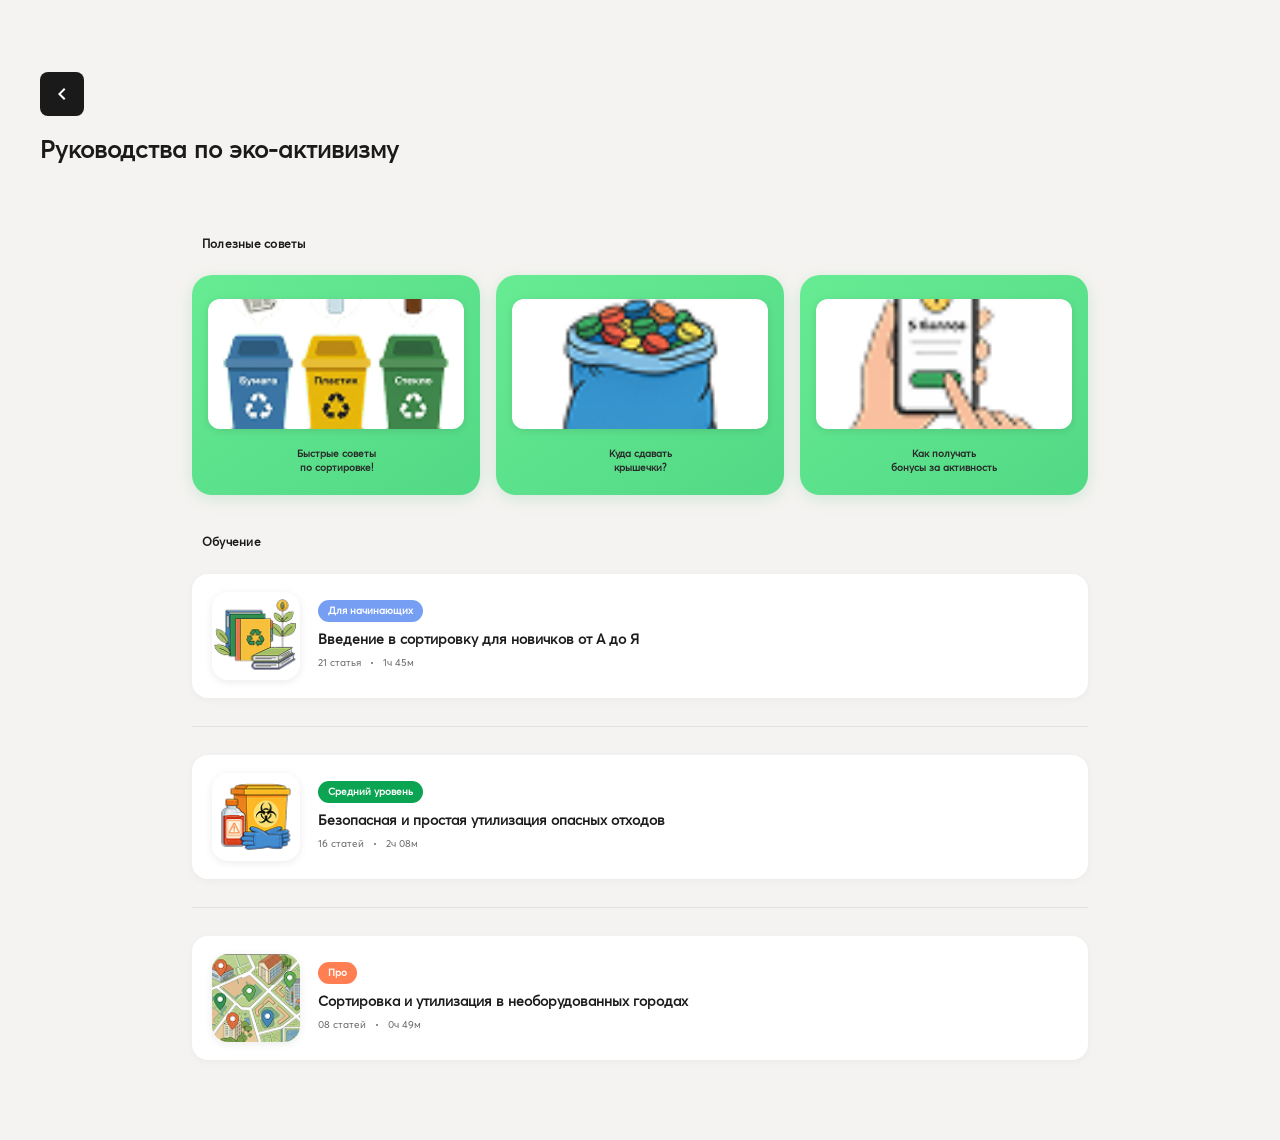
<file: pages/learn.html>
<!doctype html>
<html lang="ru">
  <head>
    <meta charset="UTF-8" />
    <meta name="viewport" content="width=device-width, initial-scale=1.0" />
    <!-- ШРИФТЫ -->
    <link rel="preconnect" href="https://fonts.googleapis.com" />
    <link rel="preconnect" href="https://fonts.gstatic.com" crossorigin />
    <link
      href="https://fonts.googleapis.com/css2?family=Cormorant+Garamond:ital,wght@0,300..700;1,300..700&family=Inter:ital,opsz,wght@0,14..32,100..900;1,14..32,100..900&display=swap"
      rel="stylesheet"
    />
    <!-- БУТСТРАП -->
    <link
      href="https://cdn.jsdelivr.net/npm/bootstrap@5.3.8/dist/css/bootstrap.min.css"
      rel="stylesheet"
      integrity="sha384-sRIl4kxILFvY47J16cr9ZwB07vP4J8+LH7qKQnuqkuIAvNWLzeN8tE5YBujZqJLB"
      crossorigin="anonymous"
    />

    <!-- СТИЛИ -->
    <link rel="stylesheet" href="../css/reset.css" />
    <link rel="stylesheet" href="../css/style.css" />
    <link rel="stylesheet" href="../css/learn.css" />
    <link rel="stylesheet" href="../css/navbar.css" />
    <title>Уберу | Руководства</title>
  </head>
  <body>
    <main class="main">
      <section>
        <div class="container">
          <!-- Header -->
          <div class="header">
            <a href="../index.html" class="back-button-link">
              <div class="back-button">
                <svg viewBox="0 0 24 24" xmlns="http://www.w3.org/2000/svg">
                  <path d="M15.41 7.41L14 6l-6 6 6 6 1.41-1.41L10.83 12z" />
                </svg>
              </div>
            </a>
            <h1 class="page-title">Руководства по эко-активизму</h1>
          </div>

          <div class="page-wrapper">
            <!-- ════════ ПОЛЕЗНЫЕ СОВЕТЫ ════════ -->
            <h2 class="section-title">Полезные советы</h2>

            <div class="top-cards">
              <!-- Card 1 -->
              <div class="top-card">
                <div class="top-card__image-wrapper">
                  <img
                    src="../img/learn_page/trashes.png"
                    alt="Контейнеры для сортировки"
                    class="top-card__image"
                  />
                </div>
                <p class="top-card__text">Быстрые советы<br />по сортировке!</p>
              </div>

              <!-- Card 2 -->
              <div class="top-card">
                <div class="top-card__image-wrapper">
                  <img
                    src="../img/learn_page/pins.png"
                    alt="Крышечки для сдачи"
                    class="top-card__image"
                  />
                </div>
                <p class="top-card__text">Куда сдавать<br />крышечки?</p>
              </div>

              <!-- Card 3 -->
              <div class="top-card">
                <div class="top-card__image-wrapper">
                  <img
                    src="../img/learn_page/points.png"
                    alt="Бонусы за активность"
                    class="top-card__image"
                  />
                </div>
                <p class="top-card__text">
                  Как получать<br />бонусы за активность
                </p>
              </div>
            </div>

            <!-- ════════ ОБУЧЕНИЕ ════════ -->
            <h2 class="section-title section-title--edu">Обучение</h2>

            <div class="edu-cards">
              <!-- Edu Card 1 — Для начинающих -->
              <div class="edu-card">
                <div class="edu-card__image-wrapper">
                  <img
                    src="../img/learn_page/simple.png"
                    alt="Введение в сортировку"
                    class="edu-card__image"
                  />
                </div>
                <div class="edu-card__content">
                  <span class="edu-card__badge edu-card__badge--blue"
                    >Для начинающих</span
                  >
                  <h3 class="edu-card__title">
                    Введение в сортировку для новичков от А до Я
                  </h3>
                  <p class="edu-card__meta">
                    21 статья <span class="edu-card__meta-sep">•</span> 1ч 45м
                  </p>
                </div>
              </div>

              <div class="divider"></div>

              <!-- Edu Card 2 — Средний уровень -->
              <div class="edu-card">
                <div class="edu-card__image-wrapper">
                  <img
                    src="../img/learn_page/middle.png"
                    alt="Опасные отходы"
                    class="edu-card__image"
                  />
                </div>
                <div class="edu-card__content">
                  <span class="edu-card__badge edu-card__badge--green"
                    >Средний уровень</span
                  >
                  <h3 class="edu-card__title">
                    Безопасная и простая утилизация опасных отходов
                  </h3>
                  <p class="edu-card__meta">
                    16 статей <span class="edu-card__meta-sep">•</span> 2ч 08м
                  </p>
                </div>
              </div>

              <div class="divider"></div>

              <!-- Edu Card 3 — Про -->
              <div class="edu-card">
                <div class="edu-card__image-wrapper">
                  <img
                    src="../img/learn_page/pro.png"
                    alt="Карта города"
                    class="edu-card__image"
                  />
                </div>
                <div class="edu-card__content">
                  <span class="edu-card__badge edu-card__badge--orange"
                    >Про</span
                  >
                  <h3 class="edu-card__title">
                    Сортировка и утилизация в необорудованных городах
                  </h3>
                  <p class="edu-card__meta">
                    08 статей <span class="edu-card__meta-sep">•</span> 0ч 49м
                  </p>
                </div>
              </div>
            </div>
          </div>
        </div>
      </section>
    </main>
    <!-- Мобильная навигация -->
    <nav class="mobile-nav">
      <a
        href="../index.html"
        class="nav-item icon-trash"
        aria-label="Удалить"
      ></a>
      <a href="#" class="nav-item icon-lightbulb" aria-label="Идеи"></a>

      <!-- Центральная кнопка -->
      <a href="map.html" class="center-btn" aria-label="Карта">
        <svg viewBox="0 0 24 24">
          <path
            d="M20.5 3l-.16.03L15 5.1 9 3 3.36 4.9c-.21.07-.36.25-.36.48V20.5c0 .28.22.5.5.5l.16-.03L9 18.9l6 2.1 5.64-1.9c.21-.07.36-.25.36-.48V3.5c0-.28-.22-.5-.5-.5zM15 19l-6-2.11V5l6 2.11V19z"
          />
        </svg>
      </a>

      <a
        href="./socials.html"
        class="nav-item icon-info"
        aria-label="Информация"
      ></a>
      <a href="#" class="nav-item icon-user" aria-label="Профиль"></a>
    </nav>
  </body>
</html>
</file>
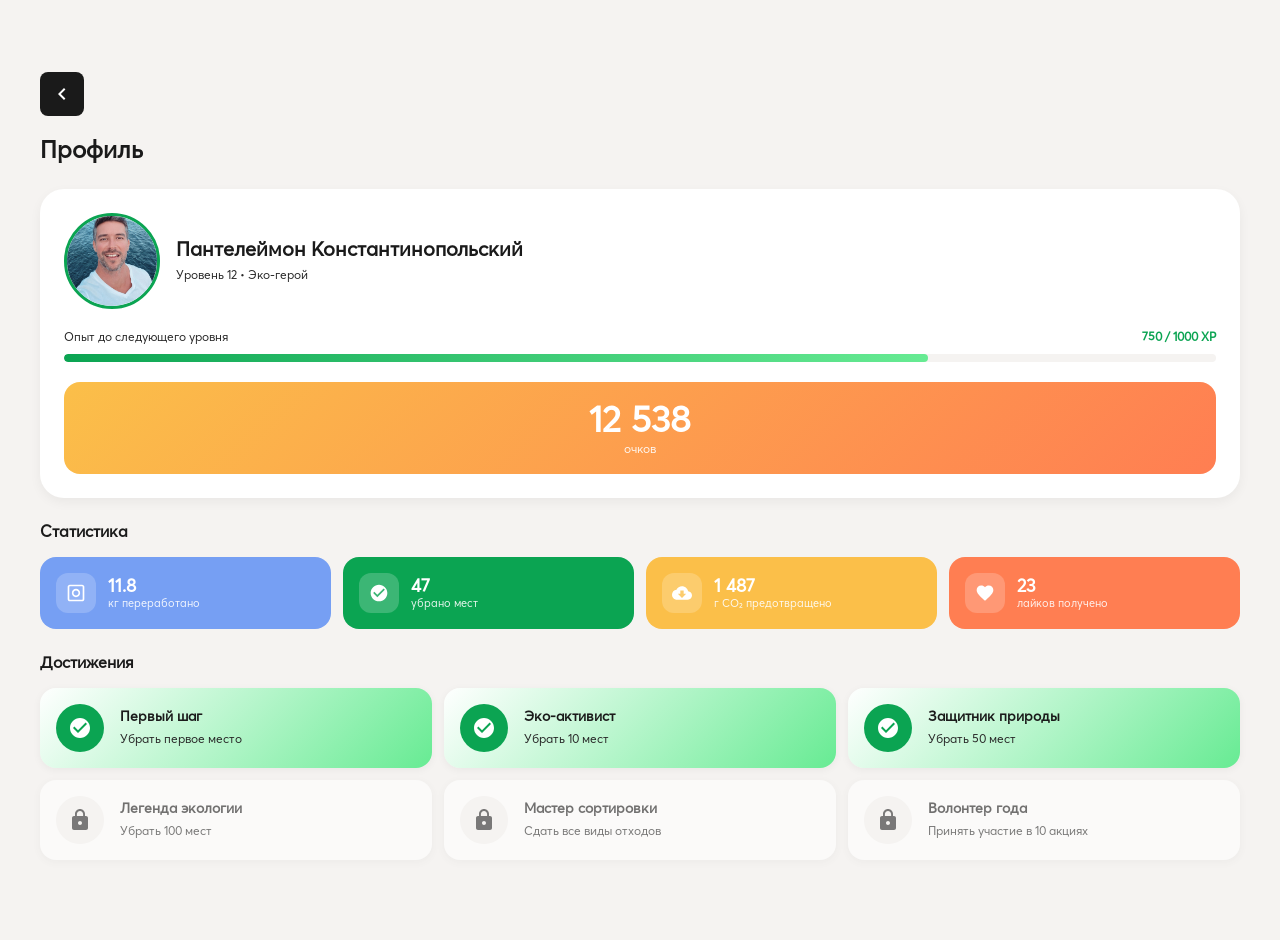
<file: pages/profile.html>
<!doctype html>
<html lang="ru">
  <head>
    <meta charset="UTF-8" />
    <meta name="viewport" content="width=device-width, initial-scale=1.0" />
    <!-- ШРИФТЫ -->
    <link rel="preconnect" href="https://fonts.googleapis.com" />
    <link rel="preconnect" href="https://fonts.gstatic.com" crossorigin />
    <link
      href="https://fonts.googleapis.com/css2?family=Cormorant+Garamond:ital,wght@0,300..700;1,300..700&family=Inter:ital,opsz,wght@0,14..32,100..900;1,14..32,100..900&display=swap"
      rel="stylesheet"
    />
    <!-- БУТСТРАП -->
    <link
      href="https://cdn.jsdelivr.net/npm/bootstrap@5.3.8/dist/css/bootstrap.min.css"
      rel="stylesheet"
      integrity="sha384-sRIl4kxILFvY47J16cr9ZwB07vP4J8+LH7qKQnuqkuIAvNWLzeN8tE5YBujZqJLB"
      crossorigin="anonymous"
    />

    <!-- СТИЛИ -->
    <link rel="stylesheet" href="../css/reset.css" />
    <link rel="stylesheet" href="../css/style.css" />
    <link rel="stylesheet" href="../css/profile.css" />
    <link rel="stylesheet" href="../css/navbar.css" />
    <title>Уберу | Профиль</title>
  </head>
  <body>
    <main class="main">
      <section>
        <div class="container">
          <!-- Header -->
          <div class="header">
            <a href="../index.html" class="back-button-link">
              <div class="back-button">
                <svg viewBox="0 0 24 24" xmlns="http://www.w3.org/2000/svg">
                  <path d="M15.41 7.41L14 6l-6 6 6 6 1.41-1.41L10.83 12z" />
                </svg>
              </div>
            </a>
            <h1 class="page-title">Профиль</h1>
          </div>

          <!-- Profile Card -->
          <div class="profile-card">
            <div class="profile-header">
              <img
                src="../img/socials_page/panteleimon.jpg"
                alt="Аватар пользователя"
                class="profile-avatar"
              />
              <div class="profile-info">
                <h2 class="profile-name">Пантелеймон Константинопольский</h2>
                <p class="profile-level">Уровень 12 • Эко-герой</p>
              </div>
            </div>

            <!-- Experience Bar -->
            <div class="experience-section">
              <div class="experience-header">
                <span class="experience-label">Опыт до следующего уровня</span>
                <span class="experience-value">750 / 1000 XP</span>
              </div>
              <div class="progress-bar">
                <div class="progress-fill" style="width: 75%"></div>
              </div>
            </div>

            <!-- Points -->
            <div class="points-display">
              <div class="points-item">
                <span class="points-value">12 538</span>
                <span class="points-label">очков</span>
              </div>
            </div>
          </div>

          <!-- Stats Grid -->
          <h3 class="section-subtitle">Статистика</h3>
          <div class="stats-grid">
            <div class="stat-card stat-blue">
              <div class="stat-icon">
                <svg viewBox="0 0 24 24" fill="currentColor">
                  <path
                    d="M19.38 2H4.62C3.17 2 2 3.17 2 4.62v14.76c0 1.45 1.17 2.62 2.62 2.62h14.76c1.45 0 2.62-1.17 2.62-2.62V4.62C22 3.17 20.83 2 19.38 2zM20 19.38c0 .34-.28.62-.62.62H4.62c-.34 0-.62-.28-.62-.62V4.62c0-.34.28-.62.62-.62h14.76c.34 0 .62.28.62.62v14.76z"
                  />
                  <path d="M12 7c-2.76 0-5 2.24-5 5s2.24 5 5 5 5-2.24 5-5-2.24-5-5-5zm0 8c-1.66 0-3-1.34-3-3s1.34-3 3-3 3 1.34 3 3-1.34 3-3 3z" />
                </svg>
              </div>
              <div class="stat-content">
                <span class="stat-value">11.8</span>
                <span class="stat-label">кг переработано</span>
              </div>
            </div>

            <div class="stat-card stat-green">
              <div class="stat-icon">
                <svg viewBox="0 0 24 24" fill="currentColor">
                  <path
                    d="M12 2C6.48 2 2 6.48 2 12s4.48 10 10 10 10-4.48 10-10S17.52 2 12 2zm-2 15l-5-5 1.41-1.41L10 14.17l7.59-7.59L19 8l-9 9z"
                  />
                </svg>
              </div>
              <div class="stat-content">
                <span class="stat-value">47</span>
                <span class="stat-label">убрано мест</span>
              </div>
            </div>

            <div class="stat-card stat-yellow">
              <div class="stat-icon">
                <svg viewBox="0 0 24 24" fill="currentColor">
                  <path
                    d="M19.35 10.04C18.67 6.59 15.64 4 12 4 9.11 4 6.6 5.64 5.35 8.04 2.34 8.36 0 10.91 0 14c0 3.31 2.69 6 6 6h13c2.76 0 5-2.24 5-5 0-2.64-2.05-4.78-4.65-4.96zM17 13l-5 5-5-5h3V9h4v4h3z"
                  />
                </svg>
              </div>
              <div class="stat-content">
                <span class="stat-value">1 487</span>
                <span class="stat-label">г CO₂ предотвращено</span>
              </div>
            </div>

            <div class="stat-card stat-red">
              <div class="stat-icon">
                <svg viewBox="0 0 24 24" fill="currentColor">
                  <path
                    d="M12 21.35l-1.45-1.32C5.4 15.36 2 12.28 2 8.5 2 5.42 4.42 3 7.5 3c1.74 0 3.41.81 4.5 2.09C13.09 3.81 14.76 3 16.5 3 19.58 3 22 5.42 22 8.5c0 3.78-3.4 6.86-8.55 11.54L12 21.35z"
                  />
                </svg>
              </div>
              <div class="stat-content">
                <span class="stat-value">23</span>
                <span class="stat-label">лайков получено</span>
              </div>
            </div>
          </div>

          <!-- Achievements -->
          <h3 class="section-subtitle">Достижения</h3>
          <div class="achievements-grid">
            <div class="achievement-card achieved">
              <div class="achievement-icon">
                <svg viewBox="0 0 24 24" fill="currentColor">
                  <path
                    d="M12 2C6.48 2 2 6.48 2 12s4.48 10 10 10 10-4.48 10-10S17.52 2 12 2zm-2 15l-5-5 1.41-1.41L10 14.17l7.59-7.59L19 8l-9 9z"
                  />
                </svg>
              </div>
              <div class="achievement-info">
                <h4 class="achievement-title">Первый шаг</h4>
                <p class="achievement-desc">Убрать первое место</p>
              </div>
            </div>

            <div class="achievement-card achieved">
              <div class="achievement-icon">
                <svg viewBox="0 0 24 24" fill="currentColor">
                  <path
                    d="M12 2C6.48 2 2 6.48 2 12s4.48 10 10 10 10-4.48 10-10S17.52 2 12 2zm-2 15l-5-5 1.41-1.41L10 14.17l7.59-7.59L19 8l-9 9z"
                  />
                </svg>
              </div>
              <div class="achievement-info">
                <h4 class="achievement-title">Эко-активист</h4>
                <p class="achievement-desc">Убрать 10 мест</p>
              </div>
            </div>

            <div class="achievement-card achieved">
              <div class="achievement-icon">
                <svg viewBox="0 0 24 24" fill="currentColor">
                  <path
                    d="M12 2C6.48 2 2 6.48 2 12s4.48 10 10 10 10-4.48 10-10S17.52 2 12 2zm-2 15l-5-5 1.41-1.41L10 14.17l7.59-7.59L19 8l-9 9z"
                  />
                </svg>
              </div>
              <div class="achievement-info">
                <h4 class="achievement-title">Защитник природы</h4>
                <p class="achievement-desc">Убрать 50 мест</p>
              </div>
            </div>

            <div class="achievement-card locked">
              <div class="achievement-icon">
                <svg viewBox="0 0 24 24" fill="currentColor">
                  <path
                    d="M18 8h-1V6c0-2.76-2.24-5-5-5S7 3.24 7 6v2H6c-1.1 0-2 .9-2 2v10c0 1.1.9 2 2 2h12c1.1 0 2-.9 2-2V10c0-1.1-.9-2-2-2zm-6 9c-1.1 0-2-.9-2-2s.9-2 2-2 2 .9 2 2-.9 2-2 2zm3.1-9H8.9V6c0-1.71 1.39-3.1 3.1-3.1 1.71 0 3.1 1.39 3.1 3.1v2z"
                  />
                </svg>
              </div>
              <div class="achievement-info">
                <h4 class="achievement-title">Легенда экологии</h4>
                <p class="achievement-desc">Убрать 100 мест</p>
              </div>
            </div>

            <div class="achievement-card locked">
              <div class="achievement-icon">
                <svg viewBox="0 0 24 24" fill="currentColor">
                  <path
                    d="M18 8h-1V6c0-2.76-2.24-5-5-5S7 3.24 7 6v2H6c-1.1 0-2 .9-2 2v10c0 1.1.9 2 2 2h12c1.1 0 2-.9 2-2V10c0-1.1-.9-2-2-2zm-6 9c-1.1 0-2-.9-2-2s.9-2 2-2 2 .9 2 2-.9 2-2 2zm3.1-9H8.9V6c0-1.71 1.39-3.1 3.1-3.1 1.71 0 3.1 1.39 3.1 3.1v2z"
                  />
                </svg>
              </div>
              <div class="achievement-info">
                <h4 class="achievement-title">Мастер сортировки</h4>
                <p class="achievement-desc">Сдать все виды отходов</p>
              </div>
            </div>

            <div class="achievement-card locked">
              <div class="achievement-icon">
                <svg viewBox="0 0 24 24" fill="currentColor">
                  <path
                    d="M18 8h-1V6c0-2.76-2.24-5-5-5S7 3.24 7 6v2H6c-1.1 0-2 .9-2 2v10c0 1.1.9 2 2 2h12c1.1 0 2-.9 2-2V10c0-1.1-.9-2-2-2zm-6 9c-1.1 0-2-.9-2-2s.9-2 2-2 2 .9 2 2-.9 2-2 2zm3.1-9H8.9V6c0-1.71 1.39-3.1 3.1-3.1 1.71 0 3.1 1.39 3.1 3.1v2z"
                  />
                </svg>
              </div>
              <div class="achievement-info">
                <h4 class="achievement-title">Волонтер года</h4>
                <p class="achievement-desc">Принять участие в 10 акциях</p>
              </div>
            </div>
          </div>
        </div>
      </section>
    </main>

    <!-- Мобильная навигация -->
    <nav class="mobile-nav">
      <a
        href="../index.html"
        class="nav-item icon-trash"
        aria-label="Главная"
      ></a>
      <a
        href="./learn.html"
        class="nav-item icon-lightbulb"
        aria-label="Идеи"
      ></a>

      <!-- Центральная кнопка -->
      <a href="map.html" class="center-btn" aria-label="Карта">
        <svg viewBox="0 0 24 24">
          <path
            d="M20.5 3l-.16.03L15 5.1 9 3 3.36 4.9c-.21.07-.36.25-.36.48V20.5c0 .28.22.5.5.5l.16-.03L9 18.9l6 2.1 5.64-1.9c.21-.07.36-.25.36-.48V3.5c0-.28-.22-.5-.5-.5zM15 19l-6-2.11V5l6 2.11V19z"
          />
        </svg>
      </a>

      <a href="socials.html" class="nav-item icon-info" aria-label="Сообщество"></a>
      <a href="#" class="nav-item icon-user active" aria-label="Профиль"></a>
    </nav>
  </body>
</html>
</file>
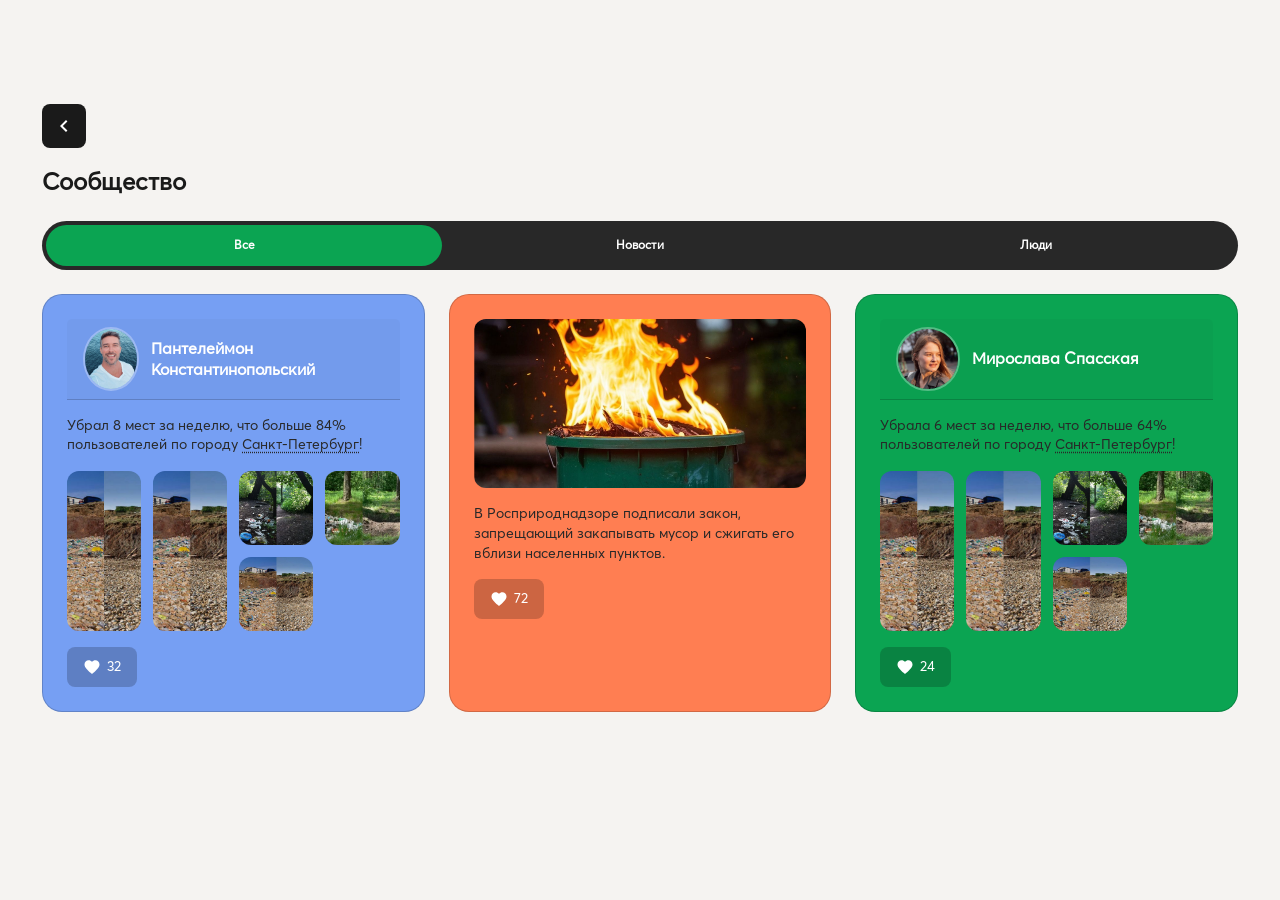
<file: pages/socials.html>
<!doctype html>
<html lang="ru">
  <head>
    <meta charset="UTF-8" />
    <meta name="viewport" content="width=device-width, initial-scale=1.0" />
    <!-- ШРИФТЫ -->
    <link rel="preconnect" href="https://fonts.googleapis.com" />
    <link rel="preconnect" href="https://fonts.gstatic.com" crossorigin />
    <link
      href="https://fonts.googleapis.com/css2?family=Cormorant+Garamond:ital,wght@0,300..700;1,300..700&family=Inter:ital,opsz,wght@0,14..32,100..900;1,14..32,100..900&display=swap"
      rel="stylesheet"
    />
    <!-- БУТСТРАП -->
    <link
      href="https://cdn.jsdelivr.net/npm/bootstrap@5.3.8/dist/css/bootstrap.min.css"
      rel="stylesheet"
      integrity="sha384-sRIl4kxILFvY47J16cr9ZwB07vP4J8+LH7qKQnuqkuIAvNWLzeN8tE5YBujZqJLB"
      crossorigin="anonymous"
    />

    <!-- СТИЛИ -->
    <link rel="stylesheet" href="../css/reset.css" />
    <link rel="stylesheet" href="../css/style.css" />
    <link rel="stylesheet" href="../css/socials.css" />
    <link rel="stylesheet" href="../css/navbar.css" />
    <title>Уберу | Сообщество</title>
  </head>
  <body>
    <main class="main">
      <section>
        <div class="container">
          <!-- Header -->
          <div class="header">
            <a href="../index.html" class="back-button-link">
              <div class="back-button">
                <svg viewBox="0 0 24 24" xmlns="http://www.w3.org/2000/svg">
                  <path d="M15.41 7.41L14 6l-6 6 6 6 1.41-1.41L10.83 12z" />
                </svg>
              </div>
            </a>
            <h1 class="page-title">Сообщество</h1>
          </div>

          <!-- Segmented Control -->
          <div class="segmented-control">
            <div class="segment-background"></div>
            <div class="segment active" data-index="0">Все</div>
            <div class="segment" data-index="1">Новости</div>
            <div class="segment" data-index="2">Люди</div>
          </div>

          <div class="cards-container">
            <!-- Card 1 - Blue -->
            <div class="card card-blue" data-category="users">
              <div class="card-header">
                <img
                  src="../img/socials_page/panteleimon.jpg"
                  alt="Пантелеймон Константинопольский"
                  class="avatar"
                />
                <div class="user-name">Пантелеймон Константинопольский</div>
              </div>
              <p class="achievement-text">
                Убрал 8 мест за неделю, что больше 84% пользователей по городу
                <span class="dotted-underline">Санкт-Петербург</span>!
              </p>
              <div class="photo-grid">
                <div class="photo-item large">
                  <img
                    src="../img/socials_page/photos 1.png"
                    alt="До и после уборки"
                  />
                </div>
                <div class="photo-item large">
                  <img
                    src="../img/socials_page/photos 1.png"
                    alt="До и после уборки"
                  />
                </div>
                <div class="photo-item">
                  <img
                    src="../img/socials_page/photos 2.png"
                    alt="Уборка территории"
                  />
                </div>
                <div class="photo-item">
                  <img
                    src="../img/socials_page/photos 3.png"
                    alt="Чистая зона"
                  />
                </div>
                <div class="photo-item">
                  <img src="../img/socials_page/photos 1.png" alt="Результат" />
                </div>
              </div>
              <div class="likes">
                <svg class="heart-icon" viewBox="0 0 24 24" fill="currentColor">
                  <path
                    d="M12 21.35l-1.45-1.32C5.4 15.36 2 12.28 2 8.5 2 5.42 4.42 3 7.5 3c1.74 0 3.41.81 4.5 2.09C13.09 3.81 14.76 3 16.5 3 19.58 3 22 5.42 22 8.5c0 3.78-3.4 6.86-8.55 11.54L12 21.35z"
                  />
                </svg>
                32
              </div>
            </div>

            <!-- Card 2 - Red/Orange -->
            <div class="card card-red" data-category="news">
              <div class="news-image">
                <img src="../img/socials_page/news.png" alt="Костер в бочке" />
              </div>
              <p class="achievement-text">
                В Росприроднадзоре подписали закон, запрещающий закапывать мусор
                и сжигать его вблизи населенных пунктов.
              </p>
              <div class="likes">
                <svg class="heart-icon" viewBox="0 0 24 24" fill="currentColor">
                  <path
                    d="M12 21.35l-1.45-1.32C5.4 15.36 2 12.28 2 8.5 2 5.42 4.42 3 7.5 3c1.74 0 3.41.81 4.5 2.09C13.09 3.81 14.76 3 16.5 3 19.58 3 22 5.42 22 8.5c0 3.78-3.4 6.86-8.55 11.54L12 21.35z"
                  />
                </svg>
                72
              </div>
            </div>

            <!-- Card 3 - Green -->
            <div class="card card-green" data-category="users">
              <div class="card-header">
                <img
                  src="../img/socials_page/miroslava.jpg"
                  alt="Мирослава Спасская"
                  class="avatar"
                />
                <div class="user-name">Мирослава Спасская</div>
              </div>
              <p class="achievement-text">
                Убрала 6 мест за неделю, что больше 64% пользователей по городу
                <span class="dotted-underline">Санкт-Петербург</span>!
              </p>
              <div class="photo-grid">
                <div class="photo-item large">
                  <img
                    src="../img/socials_page/photos 1.png"
                    alt="До и после уборки"
                  />
                </div>
                <div class="photo-item large">
                  <img
                    src="../img/socials_page/photos 1.png"
                    alt="До и после уборки"
                  />
                </div>
                <div class="photo-item">
                  <img
                    src="../img/socials_page/photos 2.png"
                    alt="Уборка территории"
                  />
                </div>
                <div class="photo-item">
                  <img
                    src="../img/socials_page/photos 3.png"
                    alt="Чистая зона"
                  />
                </div>
                <div class="photo-item">
                  <img src="../img/socials_page/photos 1.png" alt="Результат" />
                </div>
              </div>
              <div class="likes">
                <svg class="heart-icon" viewBox="0 0 24 24" fill="currentColor">
                  <path
                    d="M12 21.35l-1.45-1.32C5.4 15.36 2 12.28 2 8.5 2 5.42 4.42 3 7.5 3c1.74 0 3.41.81 4.5 2.09C13.09 3.81 14.76 3 16.5 3 19.58 3 22 5.42 22 8.5c0 3.78-3.4 6.86-8.55 11.54L12 21.35z"
                  />
                </svg>
                24
              </div>
            </div>
          </div>
        </div>
      </section>
    </main>

    <!-- Мобильная навигация -->
    <nav class="mobile-nav">
      <a
        href="../index.html"
        class="nav-item icon-trash"
        aria-label="Удалить"
      ></a>
      <a
        href="./learn.html"
        class="nav-item icon-lightbulb"
        aria-label="Идеи"
      ></a>

      <!-- Центральная кнопка -->
      <a href="map.html" class="center-btn" aria-label="Карта">
        <svg viewBox="0 0 24 24">
          <path
            d="M20.5 3l-.16.03L15 5.1 9 3 3.36 4.9c-.21.07-.36.25-.36.48V20.5c0 .28.22.5.5.5l.16-.03L9 18.9l6 2.1 5.64-1.9c.21-.07.36-.25.36-.48V3.5c0-.28-.22-.5-.5-.5zM15 19l-6-2.11V5l6 2.11V19z"
          />
        </svg>
      </a>

      <a href="#" class="nav-item icon-info" aria-label="Информация"></a>
      <a href="#" class="nav-item icon-user" aria-label="Профиль"></a>
    </nav>

    <script>
      document.addEventListener("DOMContentLoaded", function () {
        const segments = document.querySelectorAll(".segment");
        const background = document.querySelector(".segment-background");
        const cards = document.querySelectorAll(".card");

        // Функция для обновления позиций и видимости
        function updateView(activeIndex) {
          // Перемещаем зеленую подложку
          background.style.transform = `translateX(${activeIndex * 100}%)`;

          // Обновляем активный класс на сегментах
          segments.forEach((segment, index) => {
            if (index === activeIndex) {
              segment.classList.add("active");
            } else {
              segment.classList.remove("active");
            }
          });

          // Показываем/скрываем карточки по категории
          const categories = ["all", "news", "users"];
          const activeCategory = categories[activeIndex];

          cards.forEach((card) => {
            if (activeCategory === "all") {
              card.style.display = "flex";
            } else if (card.dataset.category === activeCategory) {
              card.style.display = "flex";
            } else {
              card.style.display = "none";
            }
          });
        }

        // Обработчик клика на сегмент
        segments.forEach((segment, index) => {
          segment.addEventListener("click", () => {
            updateView(index);
          });
        });

        // Инициализация - показываем только "Выполненные"
        updateView(0);
      });
    </script>
  </body>
</html>
</file>
<file: css/style.css>
:root {
  /*bg colors*/
  --app-light-gray: #f5f3f1;
  --app-green: #0ba452;
  --app-light-green: #67eb93;
  --app-red: #ff7e52;
  --app-blue: #769ff3;
  --app-yellow: #fbbf49;
  --app-white: #ffffff;

  /*font colors*/
  --app-dark: #1a1a1a;
  --app-dark-gray: #282828;

  /*font-size*/
  --h1-font-size: clamp(32px, 6vw, 90px);
  --h2-font-size: clamp(20px, 6vw, 32px);
  --h3-font-size: 14px;

  --text-style: clamp(12px, 2vw, 14px);
}

@font-face {
  font-family: "Averta";
  src:
    url("../fonts/AvertaCyrillic/AvertaCyrillicRegular.otf") format("opentype"),
    url("../fonts/AvertaCyrillic/AvertaCyrillicSemiBold.otf") format("opentype"),
    url("../fonts/AvertaCyrillic/AvertaCyrillicBold.otf") format("opentype"),
    url("../fonts/AvertaCyrillic/AvertaCyrillicExtraBold.otf")
      format("opentype"),
    url("../fonts/AvertaCyrillic/AvertaCyrillicBlack.otf") format("opentype");
}

/*  */
/* ОБЩИЕ */
html {
  box-sizing: border-box;
  scroll-behavior: smooth;
}

*,
*::before,
*::after {
  box-sizing: inherit;
}

a {
  color: inherit;
  text-decoration: none;
}

li {
  list-style: none;
}

img {
  max-width: 100%;
}

button {
  color: inherit;
  font-size: inherit;
  background-color: transparent;
  border: none;
  cursor: pointer;
  font-family: inherit;
  padding: 0;
}

h1,
h3 {
  font-size: var(--h3-font-size);
}

.section-title {
  color: var(--app-dark-gray);
  font-weight: 500;
  font-size: var(--text-style);
  width: fit-content;
  padding: 8px 10px;
  border-radius: 6px;
  margin-bottom: 10px;
}

.descr-title {
  font-family: "Averta", serif;
  font-weight: 600;
  text-transform: uppercase;
  font-size: var(--h2-font-size);
  margin-bottom: 16px;
}

.container {
  max-width: 1220px;
  padding: 0 10px;
  margin: 0 auto;
}

body {
  font-family: "Averta", sans-serif;
  font-weight: 400;
  font-size: var(--text-style);
  line-height: 1.4;
  background-color: var(--app-light-gray);
  color: var(--app-dark);
}

p {
  color: var(--app-dark-gray);
  line-height: 1.6;
}

/*  */
/*  */
/* СЕКЦИЯ КОНТАКТЫ */
.contacts {
  padding: 100px 0;
}

.contacts__card-image {
  height: 200px;
  object-fit: cover;
}

.contacts-list-item-text {
  width: 50%;
}

/*  */
/*  */
/* ФУТЕР */

.footer__inner {
  display: flex;
  justify-content: space-between;
  text-transform: uppercase;
  letter-spacing: 2px;
  padding: 60px 0;
}
</file>
<file: css/learn.css>
/* Header */
.header {
  margin-top: 8vh;
  margin-bottom: 24px;
}

.back-button {
  width: 44px;
  height: 44px;
  background-color: var(--app-dark);
  border-radius: 8px;
  display: flex;
  align-items: center;
  justify-content: center;
  cursor: pointer;
  margin-bottom: 20px;
}

.back-button svg {
  width: 24px;
  height: 24px;
  fill: var(--app-white);
}

.page-title {
  font-size: 24px;
  font-weight: 700;
  color: var(--app-dark);
}

.page-wrapper {
  max-width: 960px;
  margin: 0 auto;
  padding: 24px 16px 60px;
}

/* ─── Section Titles ─── */
.section-title {
  font-size: 12px;
  font-weight: 700;
  letter-spacing: 0.02em;
  color: var(--app-dark);
  margin-bottom: 12px;
}

/* ══════════════════════════════════════
       TOP CARDS — «Полезные советы»
       ═════════════════════════════════════ */
.top-cards {
  display: flex;
  gap: 12px;
  margin-bottom: 32px;
  overflow-x: auto;
  scroll-snap-type: x mandatory;
  -webkit-overflow-scrolling: touch;
  padding-bottom: 8px;
}

.top-card {
  background: linear-gradient(145deg, var(--app-light-green), #52d985);
  border-radius: 20px;
  padding: 20px 18px 18px;
  display: flex;
  flex-direction: column;
  align-items: center;
  text-align: center;
  box-shadow: 0 4px 16px rgba(11, 164, 82, 0.15);
  transition: transform 0.2s ease;
  min-height: 200px;
  justify-content: space-between;
  flex: 0 0 auto;
  width: 260px;
  scroll-snap-align: start;
}

.top-card:hover {
  transform: translateY(-2px);
}

.top-card__image-wrapper {
  width: 100%;
  height: 120px;
  border-radius: 12px;
  overflow: hidden;
  margin-bottom: 12px;
  background: var(--app-white);
  box-shadow: 0 2px 8px rgba(0, 0, 0, 0.1);
}

.top-card__image {
  width: 100%;
  height: 100%;
  object-fit: cover;
  display: block;
}

.top-card__text {
  font-size: 10px;
  font-weight: 700;
  color: var(--app-dark-gray);
  line-height: 1.4;
  margin-top: auto;
}

/* ═════════════════════════════════════
       EDUCATION CARDS — «Обучение»
       ══════════════════════════════════════ */
.section-title--edu {
  margin-bottom: 16px;
}

.edu-cards {
  display: flex;
  flex-direction: column;
  gap: 12px;
}

.edu-card {
  display: flex;
  align-items: center;
  gap: 14px;
  background: var(--app-white);
  border-radius: 16px;
  padding: 14px;
  box-shadow: 0 2px 8px rgba(0, 0, 0, 0.04);
  transition:
    transform 0.2s ease,
    box-shadow 0.2s ease;
  cursor: pointer;
}

.edu-card:hover {
  transform: translateY(-1px);
  box-shadow: 0 4px 16px rgba(0, 0, 0, 0.08);
}

.edu-card__image-wrapper {
  width: 72px;
  height: 72px;
  min-width: 72px;
  border-radius: 16px;
  overflow: hidden;
  background: var(--app-white);
  box-shadow: 0 2px 8px rgba(0, 0, 0, 0.08);
}

.edu-card__image {
  width: 100%;
  height: 100%;
  object-fit: cover;
  display: block;
}

/* Card right side */
.edu-card__content {
  flex: 1;
  min-width: 0;
}

.edu-card__badge {
  display: inline-block;
  padding: 4px 10px;
  border-radius: 20px;
  font-size: 10px;
  font-weight: 600;
  color: var(--app-white);
  margin-bottom: 8px;
}

.edu-card__badge--blue {
  background: var(--app-blue);
}

.edu-card__badge--green {
  background: var(--app-green);
}

.edu-card__badge--orange {
  background: var(--app-red);
}

.edu-card__title {
  font-size: 14px;
  font-weight: 700;
  color: var(--app-dark);
  line-height: 1.35;
  margin-bottom: 6px;
}

.edu-card__meta {
  font-size: 10px;
  color: var(--app-dark-gray);
  opacity: 0.7;
  font-weight: 500;
}

.edu-card__meta-sep {
  margin: 0 6px;
}

/* ─── Divider ─── */
.divider {
  height: 1px;
  background: rgba(0, 0, 0, 0.08);
  margin: 16px 0;
}

/* ══════════════════════════════════════
       TABLET (≥600px)
       ══════════════════════════════════════ */
@media (min-width: 600px) {
  .page-wrapper {
    padding: 32px 24px 60px;
  }

  .top-cards {
    display: grid;
    grid-template-columns: repeat(3, 1fr);
    gap: 16px;
    overflow-x: visible;
    scroll-snap-type: none;
    padding-bottom: 0;
  }

  .top-card {
    min-height: 220px;
    padding: 24px 16px 20px;
    width: auto;
    scroll-snap-align: normal;
  }

  .top-card__image-wrapper {
    height: 130px;
  }

  .top-card__text {
    font-size: 10px;
  }

  .edu-card {
    padding: 16px;
  }

  .edu-card__image-wrapper {
    width: 80px;
    height: 80px;
    min-width: 80px;
  }
}

/* ══════════════════════════════════════
       DESKTOP (≥900px)
       ══════════════════════════════════════ */
@media (min-width: 900px) {
  .page-wrapper {
    padding: 40px 32px 80px;
  }

  .section-title {
    font-size: 12px;
    margin-bottom: 16px;
  }

  .edu-card {
    padding: 18px 20px;
    gap: 18px;
  }

  .edu-card__image-wrapper {
    width: 88px;
    height: 88px;
    min-width: 88px;
  }

  .edu-card__title {
    font-size: 14px;
  }
}
</file>
<file: css/navbar.css>
/* Скрываем навбар на десктопе */
.mobile-nav {
  display: none;
}

/* Показываем только на мобильных */
@media (max-width: 768px) {
  .mobile-nav {
    display: flex;
    position: fixed;
    bottom: 0;
    left: 0;
    right: 0;
    height: 70px;
    background: #1a1a1a;
    z-index: 1000;
    align-items: center;
    justify-content: space-around;
    padding: 0 10px;
    border-top-left-radius: 20px;
    border-top-right-radius: 20px;
    box-shadow: 0 -4px 12px rgba(0, 0, 0, 0.1);
  }

  .nav-item {
    color: #888;
    font-size: 24px;
    text-decoration: none;
    display: flex;
    align-items: center;
    justify-content: center;
    width: 50px;
    height: 50px;
    transition: color 0.3s ease;
  }

  .nav-item:hover,
  .nav-item.active {
    color: #fff;
  }

  /* Центральный выступающий элемент */
  .center-btn {
    position: relative;
    top: -25px;
    width: 60px;
    height: 60px;
    background: #2ecc71;
    border-radius: 50%;
    display: flex;
    align-items: center;
    justify-content: center;
    box-shadow: 0 4px 12px rgba(46, 204, 113, 0.4);
    transform: scale(1.1);
    transition: transform 0.2s ease;
  }

  .center-btn:hover {
    transform: scale(1.15);
  }

  .center-btn svg {
    width: 30px;
    height: 30px;
    fill: white;
  }

  /* Иконки как SVG или Font Awesome — здесь используем простые SVG */
  .icon-trash::before {
    content: url(../img/nav_icons/main-icon.svg);
  }
  .icon-lightbulb::before {
    content: url(../img/nav_icons/learn-icon.svg);
  }
  .icon-info::before {
    content: url(../img/nav_icons/learn-icon-1.svg);
  }
  .icon-user::before {
    content: url(../img/nav_icons/profile-icon.svg);
  }

  /* Адаптация под очень маленькие экраны */
  @media (max-width: 360px) {
    .mobile-nav {
      height: 60px;
    }
    .center-btn {
      width: 50px;
      height: 50px;
      top: -20px;
    }
    .nav-item {
      font-size: 20px;
    }
  }
}
</file>
<file: css/profile.css>
/* Header */
.header {
  margin-top: 8vh;
  margin-bottom: 24px;
}

.back-button {
  width: 44px;
  height: 44px;
  background-color: var(--app-dark);
  border-radius: 8px;
  display: flex;
  align-items: center;
  justify-content: center;
  cursor: pointer;
  margin-bottom: 20px;
}

.back-button svg {
  width: 24px;
  height: 24px;
  fill: var(--app-white);
}

.page-title {
  font-size: 24px;
  font-weight: 700;
  color: var(--app-dark);
}

/* Profile Card */
.profile-card {
  background-color: var(--app-white);
  border-radius: 24px;
  padding: 20px;
  margin-bottom: 24px;
  box-shadow: 0 4px 12px rgba(0, 0, 0, 0.05);
}

.profile-header {
  display: flex;
  align-items: center;
  gap: 16px;
  margin-bottom: 20px;
}

.profile-avatar {
  width: 72px;
  height: 72px;
  border-radius: 50%;
  object-fit: cover;
  border: 3px solid var(--app-green);
}

.profile-info {
  flex: 1;
}

.profile-name {
  font-size: 16px;
  font-weight: 700;
  color: var(--app-dark);
  margin: 0 0 4px 0;
}

.profile-level {
  font-size: 12px;
  color: var(--app-dark-gray);
  margin: 0;
}

/* Experience Section */
.experience-section {
  margin-bottom: 20px;
}

.experience-header {
  display: flex;
  justify-content: space-between;
  align-items: center;
  margin-bottom: 8px;
}

.experience-label {
  font-size: 12px;
  color: var(--app-dark-gray);
}

.experience-value {
  font-size: 12px;
  font-weight: 600;
  color: var(--app-green);
}

.progress-bar {
  width: 100%;
  height: 8px;
  background-color: var(--app-light-gray);
  border-radius: 999px;
  overflow: hidden;
}

.progress-fill {
  height: 100%;
  background: linear-gradient(90deg, var(--app-green), var(--app-light-green));
  border-radius: 999px;
  transition: width 0.3s ease;
}

/* Points Display */
.points-display {
  background: linear-gradient(135deg, var(--app-yellow), var(--app-red));
  border-radius: 16px;
  padding: 16px;
  text-align: center;
}

.points-item {
  display: flex;
  flex-direction: column;
  align-items: center;
}

.points-value {
  font-size: 28px;
  font-weight: 700;
  color: var(--app-white);
  line-height: 1.2;
}

.points-label {
  font-size: 12px;
  color: var(--app-white);
  opacity: 0.9;
}

/* Section Subtitle */
.section-subtitle {
  font-size: 16px;
  font-weight: 600;
  color: var(--app-dark);
  margin-bottom: 16px;
}

/* Stats Grid */
.stats-grid {
  display: grid;
  grid-template-columns: repeat(2, 1fr);
  gap: 12px;
  margin-bottom: 24px;
}

.stat-card {
  border-radius: 16px;
  padding: 16px;
  display: flex;
  align-items: center;
  gap: 12px;
  color: var(--app-white);
}

.stat-blue {
  background-color: var(--app-blue);
}

.stat-green {
  background-color: var(--app-green);
}

.stat-yellow {
  background-color: var(--app-yellow);
}

.stat-red {
  background-color: var(--app-red);
}

.stat-icon {
  width: 40px;
  height: 40px;
  background-color: rgba(255, 255, 255, 0.2);
  border-radius: 12px;
  display: flex;
  align-items: center;
  justify-content: center;
  flex-shrink: 0;
}

.stat-icon svg {
  width: 20px;
  height: 20px;
}

.stat-content {
  display: flex;
  flex-direction: column;
}

.stat-value {
  font-size: 18px;
  font-weight: 700;
  line-height: 1.2;
}

.stat-label {
  font-size: 11px;
  opacity: 0.9;
  line-height: 1.3;
}

/* Achievements Grid */
.achievements-grid {
  display: grid;
  grid-template-columns: 1fr;
  gap: 12px;
  margin-bottom: 80px;
}

.achievement-card {
  background-color: var(--app-white);
  border-radius: 16px;
  padding: 16px;
  display: flex;
  align-items: center;
  gap: 16px;
  box-shadow: 0 2px 8px rgba(0, 0, 0, 0.05);
}

.achievement-card.achieved {
  background: linear-gradient(135deg, var(--app-white), var(--app-light-green));
}

.achievement-card.locked {
  opacity: 0.6;
}

.achievement-icon {
  width: 48px;
  height: 48px;
  border-radius: 50%;
  display: flex;
  align-items: center;
  justify-content: center;
  flex-shrink: 0;
}

.achievement-card.achieved .achievement-icon {
  background-color: var(--app-green);
  color: var(--app-white);
}

.achievement-card.locked .achievement-icon {
  background-color: var(--app-light-gray);
  color: var(--app-dark-gray);
}

.achievement-icon svg {
  width: 24px;
  height: 24px;
}

.achievement-info {
  flex: 1;
}

.achievement-title {
  font-size: 14px;
  font-weight: 600;
  color: var(--app-dark);
  margin: 0 0 4px 0;
}

.achievement-desc {
  font-size: 12px;
  color: var(--app-dark-gray);
  margin: 0;
}

/* Desktop styles */
@media (min-width: 768px) {
  .stats-grid {
    grid-template-columns: repeat(4, 1fr);
  }

  .achievements-grid {
    grid-template-columns: repeat(2, 1fr);
  }

  .profile-card {
    padding: 24px;
  }

  .profile-avatar {
    width: 96px;
    height: 96px;
  }

  .profile-name {
    font-size: 20px;
  }

  .points-value {
    font-size: 36px;
  }
}

@media (min-width: 1024px) {
  .achievements-grid {
    grid-template-columns: repeat(3, 1fr);
  }
}
</file>
<file: css/socials.css>
/* Header */
.header {
  margin-top: 8vh;
  margin-bottom: 24px;
}

.back-button {
  width: 44px;
  height: 44px;
  background-color: var(--app-dark);
  border-radius: 8px;
  display: flex;
  align-items: center;
  justify-content: center;
  cursor: pointer;
  margin-bottom: 20px;
}

.back-button svg {
  width: 24px;
  height: 24px;
  fill: var(--app-white);
}

.page-title {
  font-size: 24px;
  font-weight: 700;
  color: var(--app-dark);
}

/* Segmented Control */
.segmented-control {
  display: flex;
  background-color: var(--app-dark-gray);
  border-radius: 32px;
  padding: 4px;
  margin-bottom: 24px;
  position: relative;
}

.segment {
  flex: 1;
  text-align: center;
  padding: 12px 8px;
  border-radius: 28px;
  font-size: 12px;
  font-weight: 600;
  cursor: pointer;
  transition: color 0.3s ease;
  color: var(--app-white);
  position: relative;
  z-index: 1;
}

.segment-background {
  position: absolute;
  top: 4px;
  left: 4px;
  height: calc(100% - 8px);
  width: calc(100% / 3 - 2.667px);
  background-color: var(--app-green);
  border-radius: 28px;
  transition: transform 0.3s ease;
  z-index: 0;
}

/* Cards */

.cards-container {
  max-width: 1200px;
  margin: 0 auto;
  display: flex;
  flex-direction: column;
  gap: 16px;
}

.card {
  border-radius: 20px;
  padding: 20px;
  color: var(--app-white);
  overflow: hidden;
}

.card-blue {
  background-color: var(--app-blue);
}

.card-red {
  background-color: var(--app-red);
}

.card-green {
  background-color: var(--app-green);
}

.card-header {
  display: flex;
  align-items: center;
  gap: 12px;
  margin-bottom: 16px;
}

.avatar {
  width: 56px;
  height: 56px;
  border-radius: 50%;
  object-fit: cover;
  border: 2px solid rgba(255, 255, 255, 0.3);
}

.user-name {
  font-size: 14px;
  font-weight: 600;
  line-height: 1.3;
}

.achievement-text {
  font-size: 12px;
  margin-bottom: 16px;
  line-height: 1.4;
}

.dotted-underline {
  text-decoration: underline;
  text-decoration-style: dotted;
  text-underline-offset: 3px;
}

.photo-grid {
  display: grid;
  grid-template-columns: repeat(4, 1fr);
  gap: 8px;
  margin-bottom: 16px;
}

.photo-item {
  border-radius: 12px;
  overflow: hidden;
  aspect-ratio: 1;
  background-color: rgba(255, 255, 255, 0.2);
}

.photo-item.large {
  grid-column: span 1;
  grid-row: span 2;
  aspect-ratio: auto;
}

.photo-item img {
  width: 100%;
  height: 100%;
  object-fit: cover;
  display: block;
}

.news-image {
  width: 100%;
  border-radius: 12px;
  margin-bottom: 16px;
  overflow: hidden;
}

.news-image img {
  width: 100%;
  height: auto;
  display: block;
}

.likes {
  display: flex;
  align-items: center;
  gap: 6px;
  font-size: 12px;
  font-weight: 500;
  background-color: rgba(0, 0, 0, 0.2);
  padding: 8px 12px;
  border-radius: 8px;
  width: fit-content;
}

.heart-icon {
  width: 16px;
  height: 16px;
}

/* Desktop styles */
@media (min-width: 768px) {
  body {
    padding: 32px;
  }

  .cards-container {
    display: grid;
    grid-template-columns: repeat(auto-fit, minmax(350px, 1fr));
    gap: 24px;
  }

  .card {
    padding: 24px;
  }

  .avatar {
    width: 64px;
    height: 64px;
  }

  .user-name {
    font-size: 16px;
  }

  .achievement-text {
    font-size: 14px;
  }

  .photo-grid {
    gap: 12px;
  }

  .likes {
    font-size: 14px;
    padding: 10px 16px;
  }

  .heart-icon {
    width: 18px;
    height: 18px;
  }
}

@media (min-width: 1024px) {
  .cards-container {
    grid-template-columns: repeat(3, 1fr);
  }
}
</file>
